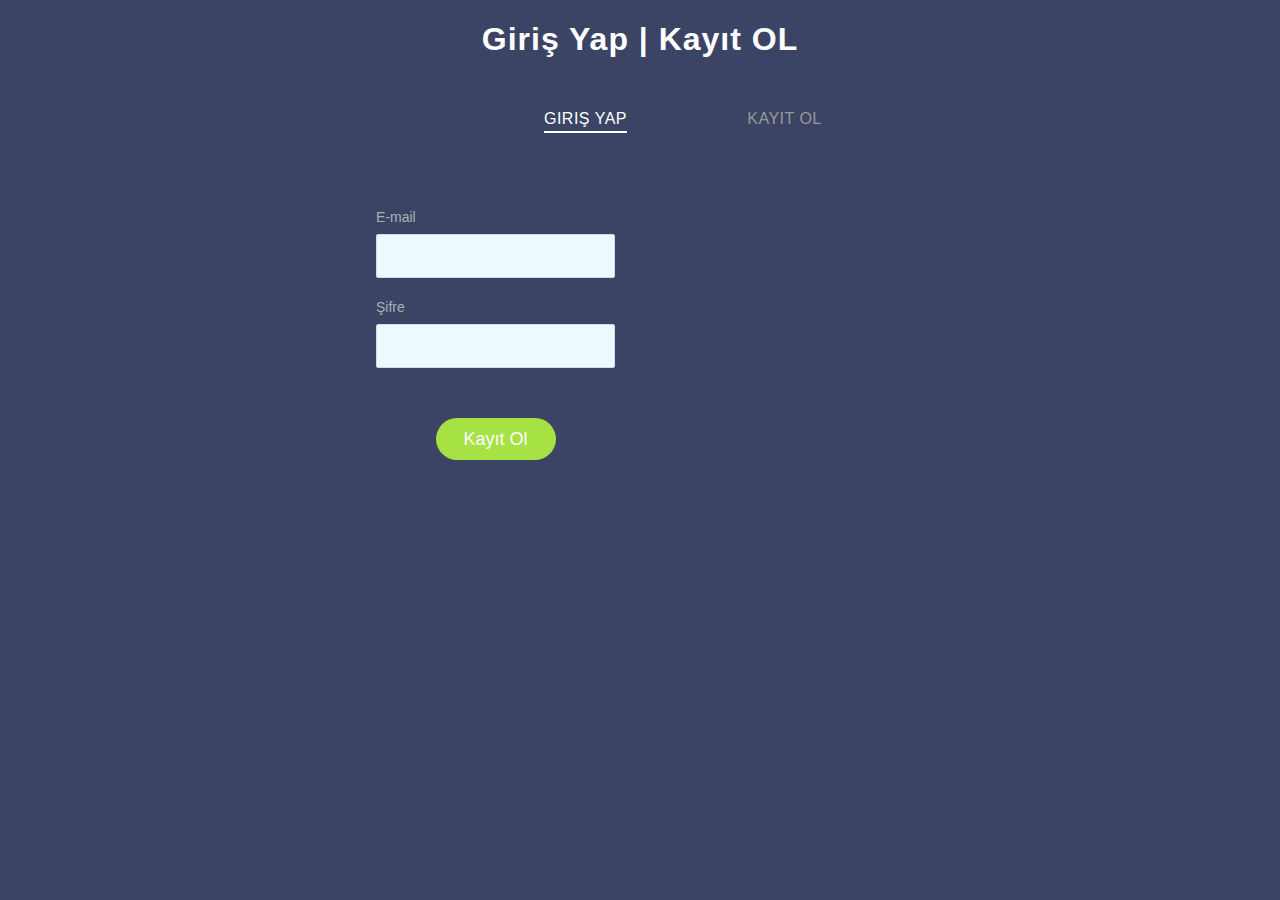
<file: kayıt.html>
<!DOCTYPE html>
<html lang="en">
<head>
  <meta charset="UTF-8">
  <meta http-equiv="X-UA-Compatible" content="IE=edge">
  <meta name="viewport" content="width=device-width, initial-scale=1.0">
  <title>Dark Cars/Kayıt-Giriş</title>
  <link rel="stylesheet" href="kayıt.css">
  <link rel="icon" href="img/logo (2).ico" type="image/x-icon">
</head>
<body>
<section class="forms-section">
  <h1 class="section-title">Giriş Yap | Kayıt OL</h1>
  <div class="forms">
    <div class="form-wrapper is-active">
      <button type="button" class="switcher switcher-login">
       Giriş Yap
        <span class="underline"></span>
      
      </button>

      <form class="form form-login">
        <fieldset>
          <legend>
            Lütfen giriş yapmak için e-posta adresinizi ve şifrenizi giriniz</legend>
          <div class="input-block">
            <label for="login-email">E-mail</label>
            <input id="login-email" type="email" required>
          </div>
          <div class="input-block">
            <label for="login-password">Şifre</label>
            <input id="login-password" type="Şifre" required>
          </div>
        </fieldset>
        <button type="submit" class="btn-login">Kayıt Ol</button>
      </form>
    </div>
    <div class="form-wrapper">
      <button type="button" class="switcher switcher-signup">
        Kayıt Ol
        <span class="underline"></span>
      </button>
      <form class="form form-signup">
        <fieldset>
          <legend>Lütfen kayıt olmak için e-postanızı, şifrenizi ve şifre onayınızı girin</legend>
          <div class="input-block">
            <label for="signup-email">E-mail</label>
            <input id="signup-email" type="email" required>
          </div>
          <div class="input-block">
            <label for="signup-password">Şifre</label>
            <input id="signup-password" type="Şifre" required>
          </div>
          <div class="input-block">
            <label for="signup-password-confirm">Şifreyi Onayla</label>
            <input id="signup-password-confirm" type="password" required>
          </div>
        </fieldset>
        <button type="submit" class="btn-signup">Kayıt Ol</button>
      </form>
    </div>
  </div>
</section>

</body>
</html>
<script src="kayıt.js"></script>
</file>
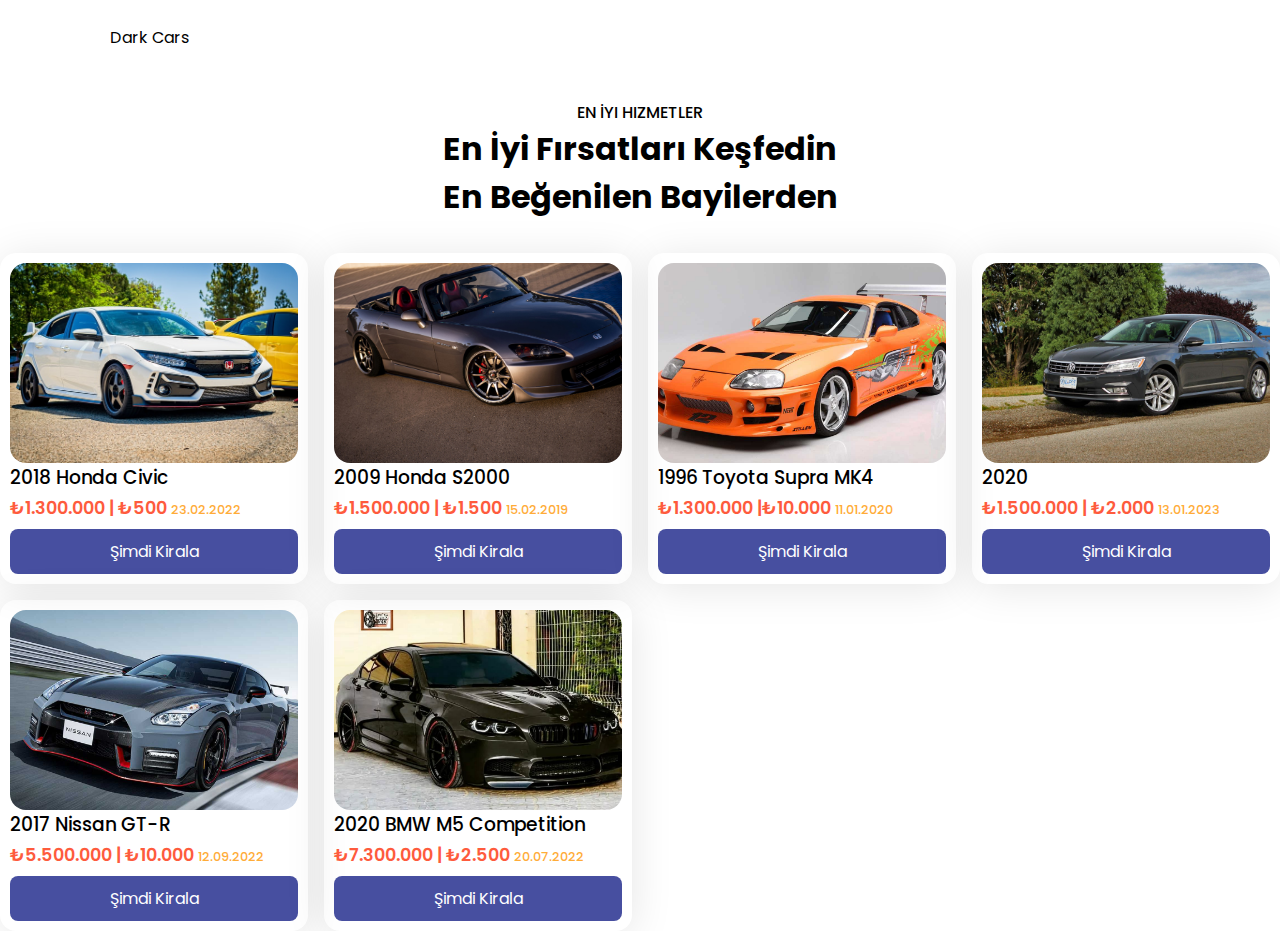
<file: kirala.html>
<!DOCTYPE html>
<html lang="en">
<head>
    <meta charset="UTF-8">
    <meta http-equiv="X-UA-Compatible" content="IE=edge">
    <meta name="viewport" content="width=device-width, initial-scale=1.0">
    <title>Rezervasyon Yap</title>
    <link rel="stylesheet" href="kirala.css">
</head>
<body>
    <a href="#" class="logo">Dark Cars</a>
    <section class="services" id="services">
        <div class="heading">
            <span>En İyi Hizmetler</span>
            <h1>En İyi Fırsatları Keşfedin <br> En Beğenilen Bayilerden</h1>
        </div>
        <div class="services-container">
            <div class="box">
            <div class="box-img">
                <img src="img/car1.jpg" alt="">
            </div>
       
            <h3>2018 Honda Civic</h3>
            <h2>₺1.300.000  | ₺500 <span>23.02.2022</span></h2>
            <a href="civic.html" class="btn">Şimdi Kirala</a>
             </div>

            <div class="box">
                <div class="box-img">
                    <img src="img/s2000.jpg" alt="" height="420" widht="320">
                    </div>
                    
                    <h3>2009 Honda S2000</h3>
                    <h2>₺1.500.000  | ₺1.500 <span>15.02.2019</span></h2>
                    <a href="#" class="btn">Şimdi Kirala</a>
                </div>

            <div class="box">
                <div class="box-img">
                    <img src="img/supra.jpg" alt="" height="360" widht="220">
                </div>
                    
                    <h3>1996 Toyota Supra MK4</h3>
                    <h2>₺1.300.000 |₺10.000  <span> 11.01.2020</span></h2>
                    <a href="#" class="btn">Şimdi Kirala</a>
             </div>
             <div class="box">
                <div class="box-img">
                    <img src="img/passat.jpg" alt="" height="360" widht="220">
                </div>
                    
                    <h3>2020</h3>
                    <h2>₺1.500.000  | ₺2.000 <span>13.01.2023</span></h2>
                    <a href="#" class="btn">Şimdi Kirala</a>
            </div>
            <div class="box">
                <div class="box-img">
                    <img src="img/gtr.jpg" alt="" height="360" widht="220">
                </div>
                    
                    <h3>2017 Nissan GT-R</h3>
                    <h2>₺5.500.000  | ₺10.000 <span>12.09.2022</span></h2>
                    <a href="#" class="btn">Şimdi Kirala</a>
            </div>
            <div class="box">
                <div class="box-img">
                    <img src="img/m5.jpg" alt="" height="420" widht="410">
                </div>
                
                <h3>2020 BMW M5 Competition</h3>
                <h2>₺7.300.000  | ₺2.500 <span>20.07.2022</span></h2>
                <a href="#" class="btn">Şimdi Kirala</a>
            </div>
        </div>   
    </section>

</body>
</html>
</file>
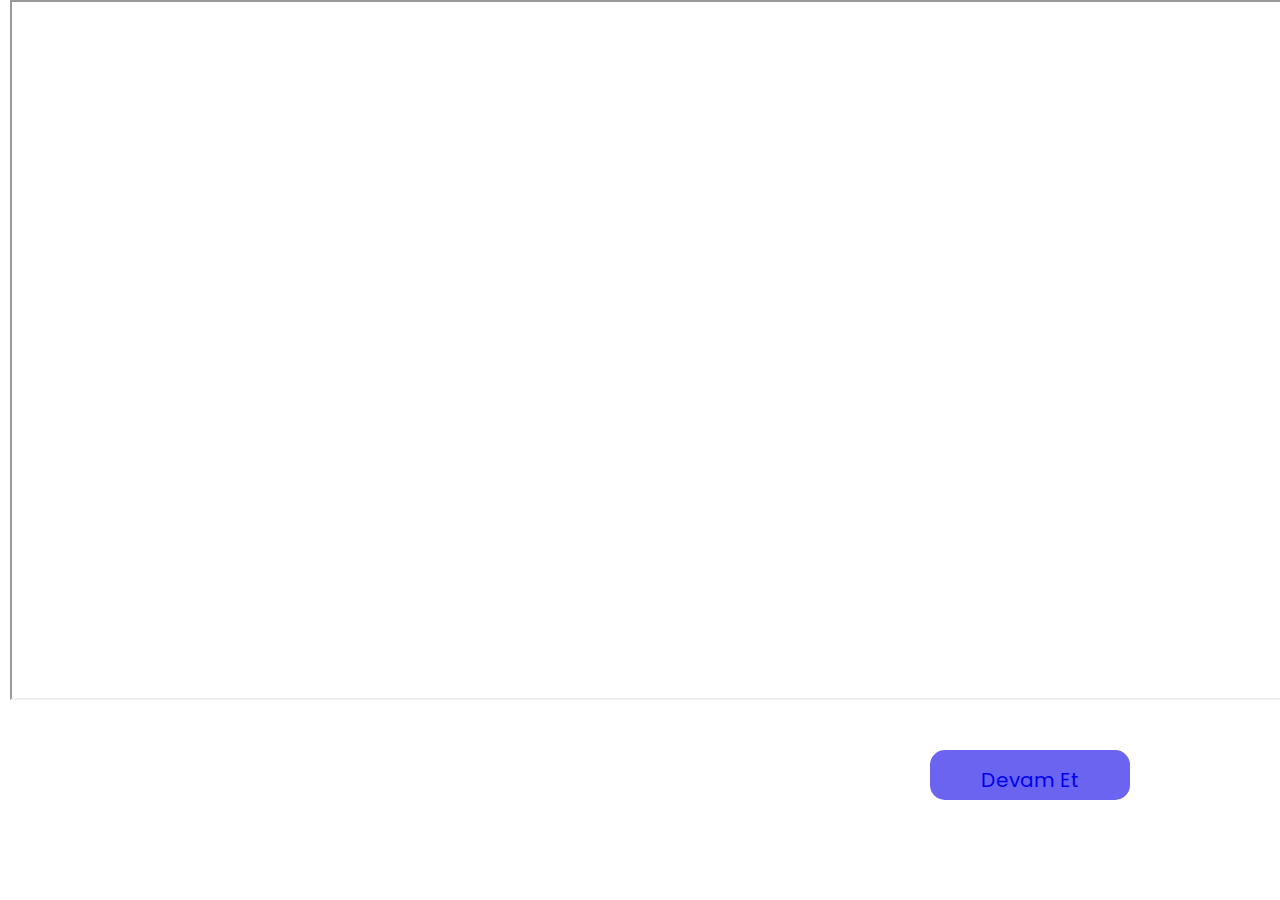
<file: konum.html>
<!DOCTYPE html>
<html lang="en">
<head>
    <meta charset="UTF-8">
    <meta http-equiv="X-UA-Compatible" content="IE=edge">
    <meta name="viewport" content="width=device-width, initial-scale=1.0">
    <title>Konum Seç</title>
    <link rel="stylesheet" href="konum.css">
    <link rel="icon" href="img/logo (2).ico" type="image/x-icon">
</head>
<body>
    <div class="map">
    <iframe src="https://www.google.com/maps/d/embed?mid=1PnIcY29IDCo4m-TuQJwa2u0DT5KyBJk&ehbc=2E312F" width="1900vw" height="700"></iframe>
  </div>
  <button class="button">
    <a href="tarih.html">Devam Et</a>
  </button>
</body>
</html>
</file>
<file: kayıt.css>
*,
*::before,
*::after {
	box-sizing: border-box;
}

body {
	margin: 0;
	font-family: Roboto, -apple-system, 'Helvetica Neue', 'Segoe UI', Arial, sans-serif;
	background: #3b4465;
}

.forms-section {
	display: flex;
	flex-direction: column;
	justify-content: center;
	align-items: center;
}

.section-title {
	font-size: 32px;
	letter-spacing: 1px;
	color: #fff;
}

.forms {
	display: flex;
	align-items: flex-start;
	margin-top: 30px;
}

.form-wrapper {
	animation: hideLayer .3s ease-out forwards;
}

.form-wrapper.is-active {
	animation: showLayer .3s ease-in forwards;
}

@keyframes showLayer {
	50% {
		z-index: 1;
	}
	100% {
		z-index: 1;
	}
}

@keyframes hideLayer {
	0% {
		z-index: 1;
	}
	49.999% {
		z-index: 1;
	}
}

.switcher {
	position: relative;
	cursor: pointer;
	display: block;
	margin-right: auto;
	margin-left: auto;
	padding: 0;
	text-transform: uppercase;
	font-family: inherit;
	font-size: 16px;
	letter-spacing: .5px;
	color: #999;
	background-color: transparent;
	border: none;
	outline: none;
	transform: translateX(0);
	transition: all .3s ease-out;
}

.form-wrapper.is-active .switcher-login {
	color: #fff;
	transform: translateX(90px);
}

.form-wrapper.is-active .switcher-signup {
	color: #fff;
	transform: translateX(-90px);
}

.underline {
	position: absolute;
	bottom: -5px;
	left: 0;
	overflow: hidden;
	pointer-events: none;
	width: 100%;
	height: 2px;
}

.underline::before {
	content: '';
	position: absolute;
	top: 0;
	left: inherit;
	display: block;
	width: inherit;
	height: inherit;
	background-color: currentColor;
	transition: transform .2s ease-out;
}

.switcher-login .underline::before {
	transform: translateX(101%);
}

.switcher-signup .underline::before {
	transform: translateX(-101%);
}

.form-wrapper.is-active .underline::before {
	transform: translateX(0);
}

.form {
	overflow: hidden;
	min-width: 260px;
	margin-top: 50px;
	padding: 30px 25px;
  border-radius: 5px;
	transform-origin: top;
}

.form-login {
	animation: hideLogin .3s ease-out forwards;
}

.form-wrapper.is-active .form-login {
	animation: showLogin .3s ease-in forwards;
}

@keyframes showLogin {
	0% {
		background: #d7e7f1;
		transform: translate(40%, 10px);
	}
	50% {
		transform: translate(0, 0);
	}
	100% {
		background-color: #fff;
		transform: translate(35%, -20px);
	}
}

@keyframes hideLogin {
	0% {
		background-color: #fff;
		transform: translate(35%, -20px);
	}
	50% {
		transform: translate(0, 0);
	}
	100% {
		background: #d7e7f1;
		transform: translate(40%, 10px);
	}
}

.form-signup {
	animation: hideSignup .3s ease-out forwards;
}

.form-wrapper.is-active .form-signup {
	animation: showSignup .3s ease-in forwards;
}

@keyframes showSignup {
	0% {
		background: #d7e7f1;
		transform: translate(-40%, 10px) scaleY(.8);
	}
	50% {
		transform: translate(0, 0) scaleY(.8);
	}
	100% {
		background-color: #fff;
		transform: translate(-35%, -20px) scaleY(1);
	}
}

@keyframes hideSignup {
	0% {
		background-color: #fff;
		transform: translate(-35%, -20px) scaleY(1);
	}
	50% {
		transform: translate(0, 0) scaleY(.8);
	}
	100% {
		background: #d7e7f1;
		transform: translate(-40%, 10px) scaleY(.8);
	}
}

.form fieldset {
	position: relative;
	opacity: 0;
	margin: 0;
	padding: 0;
	border: 0;
	transition: all .3s ease-out;
}

.form-login fieldset {
	transform: translateX(-50%);
}

.form-signup fieldset {
	transform: translateX(50%);
}

.form-wrapper.is-active fieldset {
	opacity: 1;
	transform: translateX(0);
	transition: opacity .4s ease-in, transform .35s ease-in;
}

.form legend {
	position: absolute;
	overflow: hidden;
	width: 1px;
	height: 1px;
	clip: rect(0 0 0 0);
}

.input-block {
	margin-bottom: 20px;
}

.input-block label {
	font-size: 14px;
  color: #a1b4b4;
}

.input-block input {
	display: block;
	width: 100%;
	margin-top: 8px;
	padding-right: 15px;
	padding-left: 15px;
	font-size: 16px;
	line-height: 40px;
	color: #3b4465;
  background: #eef9fe;
  border: 1px solid #cddbef;
  border-radius: 2px;
}

.form [type='submit'] {
	opacity: 0;
	display: block;
	min-width: 120px;
	margin: 30px auto 10px;
	font-size: 18px;
	line-height: 40px;
	border-radius: 25px;
	border: none;
	transition: all .3s ease-out;
}

.form-wrapper.is-active .form [type='submit'] {
	opacity: 1;
	transform: translateX(0);
	transition: all .4s ease-in;
}

.btn-login {
	color: #fbfdff;
	background: #a7e245;
	transform: translateX(-30%);
}

.btn-signup {
	color: #a7e245;
	background: #fbfdff;
	box-shadow: inset 0 0 0 2px #a7e245;
	transform: translateX(30%);
}
</file>
<file: kirala.css>
@import url('https://fonts.googleapis.com/css2?family=Poppins:ital,wght@0,700;1,600;1,700&display=swap');
*{
    margin: 0;
    padding:0 ;
    box-sizing: border-box;
    scroll-padding-top: 2rem;
    scroll-behavior: smooth;
    list-style: none;
    text-decoration: none;
    font-family: 'Poppins', sans-serif;
}
:root{
    --main-color:#fe5b3d;
    --second-color:#ffac38;
    --text-color:#ffac38;
    --bg-color:#444;
    --gradient: linear-gradient( #fe5b3d, #ffac38);
}
.logo{
    width: 90px;
    color: black;
    display: flex;
    margin-top: 25px;
    margin-left: 110px;

  }
.heading{
    margin-top: 50px;
    text-align: center;
}
.heading span{
    font-weight: 500;
    text-transform: uppercase;
}
.heading h1{
    font-size:2rem ;
}
.services-container{
    display: grid;
    grid-template-columns: repeat(auto-fit,minmax(300px,auto));
    gap: 1rem;
    margin-top:2rem ;
}
.services-container .box{
    padding: 10px;
    border-radius: 1rem;
    box-shadow: 1px 4px 41px rgba(0, 0, 0,0.1);

}
.services-container .box .box-img{
    width: 100%;
    height:200px ;
}
.services-container .box .box-img img{
    width: 100%;
    height: 100%;
    border-radius: 1rem;
    object-fit: cover;
    object-position: center;
}
.services-container .box p{
    padding: 0 10px;
    border: 1px solid var(--text-color);
    border-radius: 0.5rem;
    margin: 1rem 0 1rem;
}
.services-container .box h3{
  font-weight: 500;
}
.services-container .box h2{
    font-size: 1.1rem;
    font-weight: 600;
    color: var(--main-color);
    margin: 0.2rem 0 0.5rem;
}
.services-container .box h2 span{
    font-size: 0.8rem;
    font-weight: 500;
    color: var(--text-color);
}
.services-container .box .btn{
    display: flex;
    justify-content: center;
    background: #474fa0;
    color: #fff;
    padding: 10px;
    border-radius: 0.5rem;
}
.services-container .box .btn:hover{
    background: var(--main-color);
}
</file>
<file: konum.css>
@import url('https://fonts.googleapis.com/css2?family=Poppins:ital,wght@0,700;1,600;1,700&display=swap');
*{
    margin: 0;
    padding:0 ;
    box-sizing: border-box;
    scroll-padding-top: 2rem;
    scroll-behavior: smooth;
    list-style: none;
    text-decoration: none;
    font-family: 'Poppins', sans-serif;

}

body{
    display: flex;
    width: 100%;
    height: 100vh;
}
.map{
    margin-left: 10px;
}
button {
    height: 50px;
    width: 200px;
    padding: 15px 25px;
    font-size: 20px;
    text-align: center;
    cursor: pointer;
    outline: none;
    background-color: #6a64f1;
    color: #fff;
    border: none;
    border-radius: 15px;
    margin-top: 750px;
    margin-left: -980px;
  }
</file>
